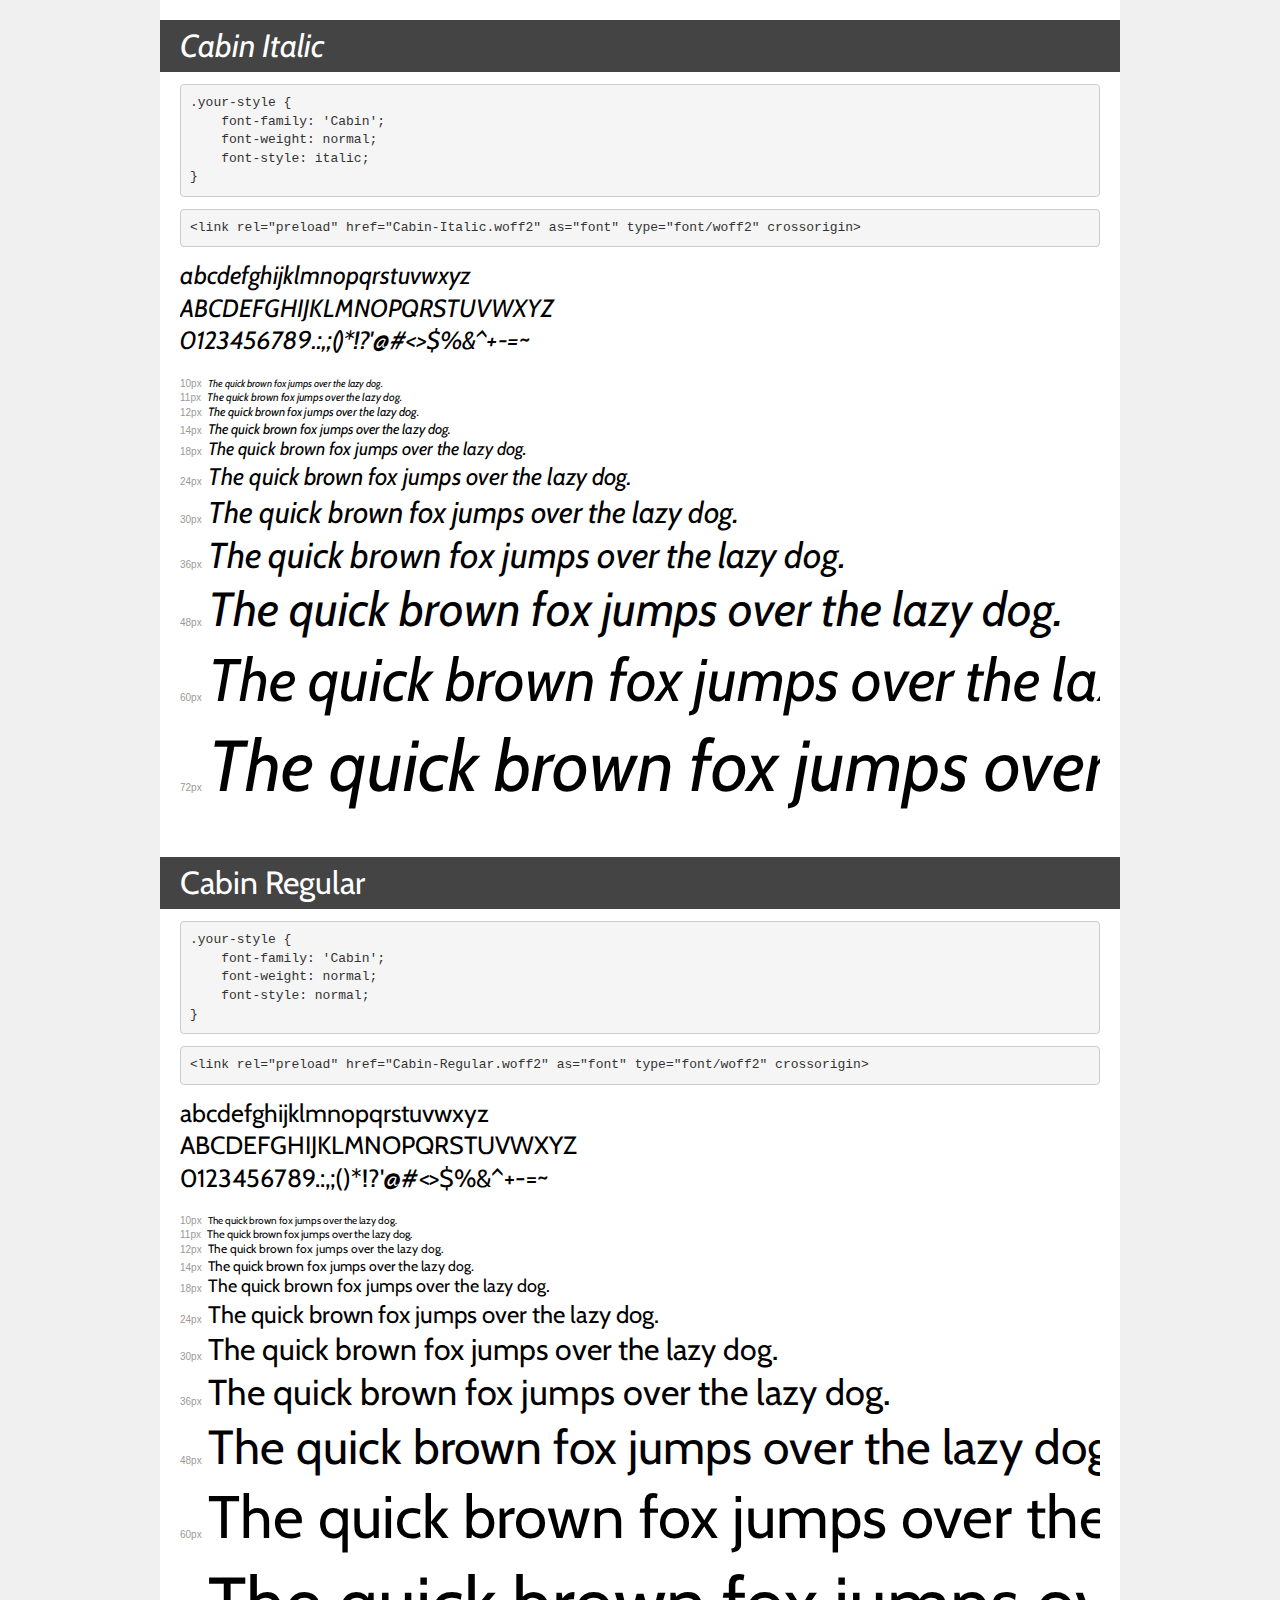
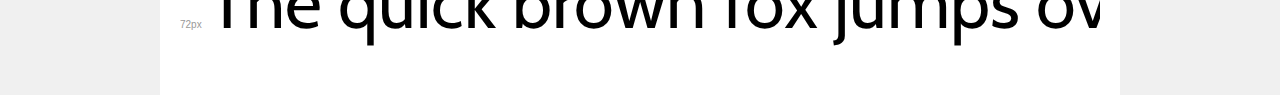
<file: fonts/demo.html>
<!DOCTYPE html>
<html lang="en">
<head>
    <meta charset="utf-8">
    <meta http-equiv="X-UA-Compatible" content="IE=edge">
    <meta name="viewport" content="width=device-width, initial-scale=1">
    <meta name="robots" content="noindex, noarchive">
    <meta name="format-detection" content="telephone=no">
    <title>Transfonter demo</title>
    <link href="stylesheet.css" rel="stylesheet">
    <style>
        /*
        http://meyerweb.com/eric/tools/css/reset/
        v2.0 | 20110126
        License: none (public domain)
        */
        html, body, div, span, applet, object, iframe,
        h1, h2, h3, h4, h5, h6, p, blockquote, pre,
        a, abbr, acronym, address, big, cite, code,
        del, dfn, em, img, ins, kbd, q, s, samp,
        small, strike, strong, sub, sup, tt, var,
        b, u, i, center,
        dl, dt, dd, ol, ul, li,
        fieldset, form, label, legend,
        table, caption, tbody, tfoot, thead, tr, th, td,
        article, aside, canvas, details, embed,
        figure, figcaption, footer, header, hgroup,
        menu, nav, output, ruby, section, summary,
        time, mark, audio, video {
            margin: 0;
            padding: 0;
            border: 0;
            font-size: 100%;
            font: inherit;
            vertical-align: baseline;
        }
        /* HTML5 display-role reset for older browsers */
        article, aside, details, figcaption, figure,
        footer, header, hgroup, menu, nav, section {
            display: block;
        }
        body {
            line-height: 1;
        }
        ol, ul {
            list-style: none;
        }
        blockquote, q {
            quotes: none;
        }
        blockquote:before, blockquote:after,
        q:before, q:after {
            content: '';
            content: none;
        }
        table {
            border-collapse: collapse;
            border-spacing: 0;
        }
        /* demo styles */
        body {
            background: #f0f0f0;
            color: #000;
        }
        .page {
            background: #fff;
            width: 920px;
            margin: 0 auto;
            padding: 20px 20px 0 20px;
            overflow: hidden;
        }
        .font-container {
            overflow-x: auto;
            overflow-y: hidden;
            margin-bottom: 40px;
            line-height: 1.3;
            white-space: nowrap;
            padding-bottom: 5px;
        }
        h1 {
            position: relative;
            background: #444;
            font-size: 32px;
            color: #fff;
            padding: 10px 20px;
            margin: 0 -20px 12px -20px;
        }
        .letters {
            font-size: 25px;
            margin-bottom: 20px;
        }
        .s10:before {
            content: '10px';
        }
        .s11:before {
            content: '11px';
        }
        .s12:before {
            content: '12px';
        }
        .s14:before {
            content: '14px';
        }
        .s18:before {
            content: '18px';
        }
        .s24:before {
            content: '24px';
        }
        .s30:before {
            content: '30px';
        }
        .s36:before {
            content: '36px';
        }
        .s48:before {
            content: '48px';
        }
        .s60:before {
            content: '60px';
        }
        .s72:before {
            content: '72px';
        }
        .s10:before, .s11:before, .s12:before, .s14:before,
        .s18:before, .s24:before, .s30:before, .s36:before,
        .s48:before, .s60:before, .s72:before {
            font-family: Arial, sans-serif;
            font-size: 10px;
            font-weight: normal;
            font-style: normal;
            color: #999;
            padding-right: 6px;
        }
        pre {
            display: block;
            padding: 9px;
            margin: 0 0 12px;
            font-family: Monaco, Menlo, Consolas, "Courier New", monospace;
            font-size: 13px;
            line-height: 1.428571429;
            color: #333;
            font-weight: normal;
            font-style: normal;
            background-color: #f5f5f5;
            border: 1px solid #ccc;
            overflow-x: auto;
            border-radius: 4px;
        }
        /* responsive */
        @media (max-width: 959px) {
            .page {
                width: auto;
                margin: 0;
            }
        }
    </style>
</head>
<body>
<div class="page">
    <div class="demo">
        <h1 style="font-family: 'Cabin'; font-weight: normal; font-style: italic;">Cabin Italic</h1>
        <pre title="Usage">.your-style {
    font-family: 'Cabin';
    font-weight: normal;
    font-style: italic;
}</pre>
        <pre title="Preload (optional)">
&lt;link rel=&quot;preload&quot; href=&quot;Cabin-Italic.woff2&quot; as=&quot;font&quot; type=&quot;font/woff2&quot; crossorigin&gt;</pre>
        <div class="font-container" style="font-family: 'Cabin'; font-weight: normal; font-style: italic;">
            <p class="letters">
                abcdefghijklmnopqrstuvwxyz<br>
ABCDEFGHIJKLMNOPQRSTUVWXYZ<br>
                0123456789.:,;()*!?'@#&lt;&gt;$%&^+-=~
            </p>
            <p class="s10" style="font-size: 10px;">The quick brown fox jumps over the lazy dog.</p>
            <p class="s11" style="font-size: 11px;">The quick brown fox jumps over the lazy dog.</p>
            <p class="s12" style="font-size: 12px;">The quick brown fox jumps over the lazy dog.</p>
            <p class="s14" style="font-size: 14px;">The quick brown fox jumps over the lazy dog.</p>
            <p class="s18" style="font-size: 18px;">The quick brown fox jumps over the lazy dog.</p>
            <p class="s24" style="font-size: 24px;">The quick brown fox jumps over the lazy dog.</p>
            <p class="s30" style="font-size: 30px;">The quick brown fox jumps over the lazy dog.</p>
            <p class="s36" style="font-size: 36px;">The quick brown fox jumps over the lazy dog.</p>
            <p class="s48" style="font-size: 48px;">The quick brown fox jumps over the lazy dog.</p>
            <p class="s60" style="font-size: 60px;">The quick brown fox jumps over the lazy dog.</p>
            <p class="s72" style="font-size: 72px;">The quick brown fox jumps over the lazy dog.</p>
        </div>
    </div>

    <div class="demo">
        <h1 style="font-family: 'Cabin'; font-weight: normal; font-style: normal;">Cabin Regular</h1>
        <pre title="Usage">.your-style {
    font-family: 'Cabin';
    font-weight: normal;
    font-style: normal;
}</pre>
        <pre title="Preload (optional)">
&lt;link rel=&quot;preload&quot; href=&quot;Cabin-Regular.woff2&quot; as=&quot;font&quot; type=&quot;font/woff2&quot; crossorigin&gt;</pre>
        <div class="font-container" style="font-family: 'Cabin'; font-weight: normal; font-style: normal;">
            <p class="letters">
                abcdefghijklmnopqrstuvwxyz<br>
ABCDEFGHIJKLMNOPQRSTUVWXYZ<br>
                0123456789.:,;()*!?'@#&lt;&gt;$%&^+-=~
            </p>
            <p class="s10" style="font-size: 10px;">The quick brown fox jumps over the lazy dog.</p>
            <p class="s11" style="font-size: 11px;">The quick brown fox jumps over the lazy dog.</p>
            <p class="s12" style="font-size: 12px;">The quick brown fox jumps over the lazy dog.</p>
            <p class="s14" style="font-size: 14px;">The quick brown fox jumps over the lazy dog.</p>
            <p class="s18" style="font-size: 18px;">The quick brown fox jumps over the lazy dog.</p>
            <p class="s24" style="font-size: 24px;">The quick brown fox jumps over the lazy dog.</p>
            <p class="s30" style="font-size: 30px;">The quick brown fox jumps over the lazy dog.</p>
            <p class="s36" style="font-size: 36px;">The quick brown fox jumps over the lazy dog.</p>
            <p class="s48" style="font-size: 48px;">The quick brown fox jumps over the lazy dog.</p>
            <p class="s60" style="font-size: 60px;">The quick brown fox jumps over the lazy dog.</p>
            <p class="s72" style="font-size: 72px;">The quick brown fox jumps over the lazy dog.</p>
        </div>
    </div>

</div>
</body>
</html>
</file>
<file: fonts/stylesheet.css>
@font-face {
    font-family: 'Cabin';
    src: url('../fonts/Cabin-Italic.woff2');
    src: url('../fonts/?#iefix') format('embedded-opentype'),
        url('../fonts/Cabin-Italic.woff2') format('woff2'),
        url('../fonts/Cabin-Italic.woff') format('woff'),
        url('../fonts/Cabin-Italic.svg#Cabin-Italic') format('svg');
    font-weight: normal;
    font-style: italic;
    font-display: swap;
}

@font-face {
    font-family: 'Cabin';
    src: url('../fonts/Cabin-Regular.woff2');
    src: url('Cabin-Regular.eot?#iefix') format('embedded-opentype'),
        url('Cabin-Regular.woff2') format('woff2'),
        url('Cabin-Regular.woff') format('woff'),
        url('Cabin-Regular.svg#Cabin-Regular') format('svg');
    font-weight: normal;
    font-style: normal;
    font-display: swap;
 }
</file>
